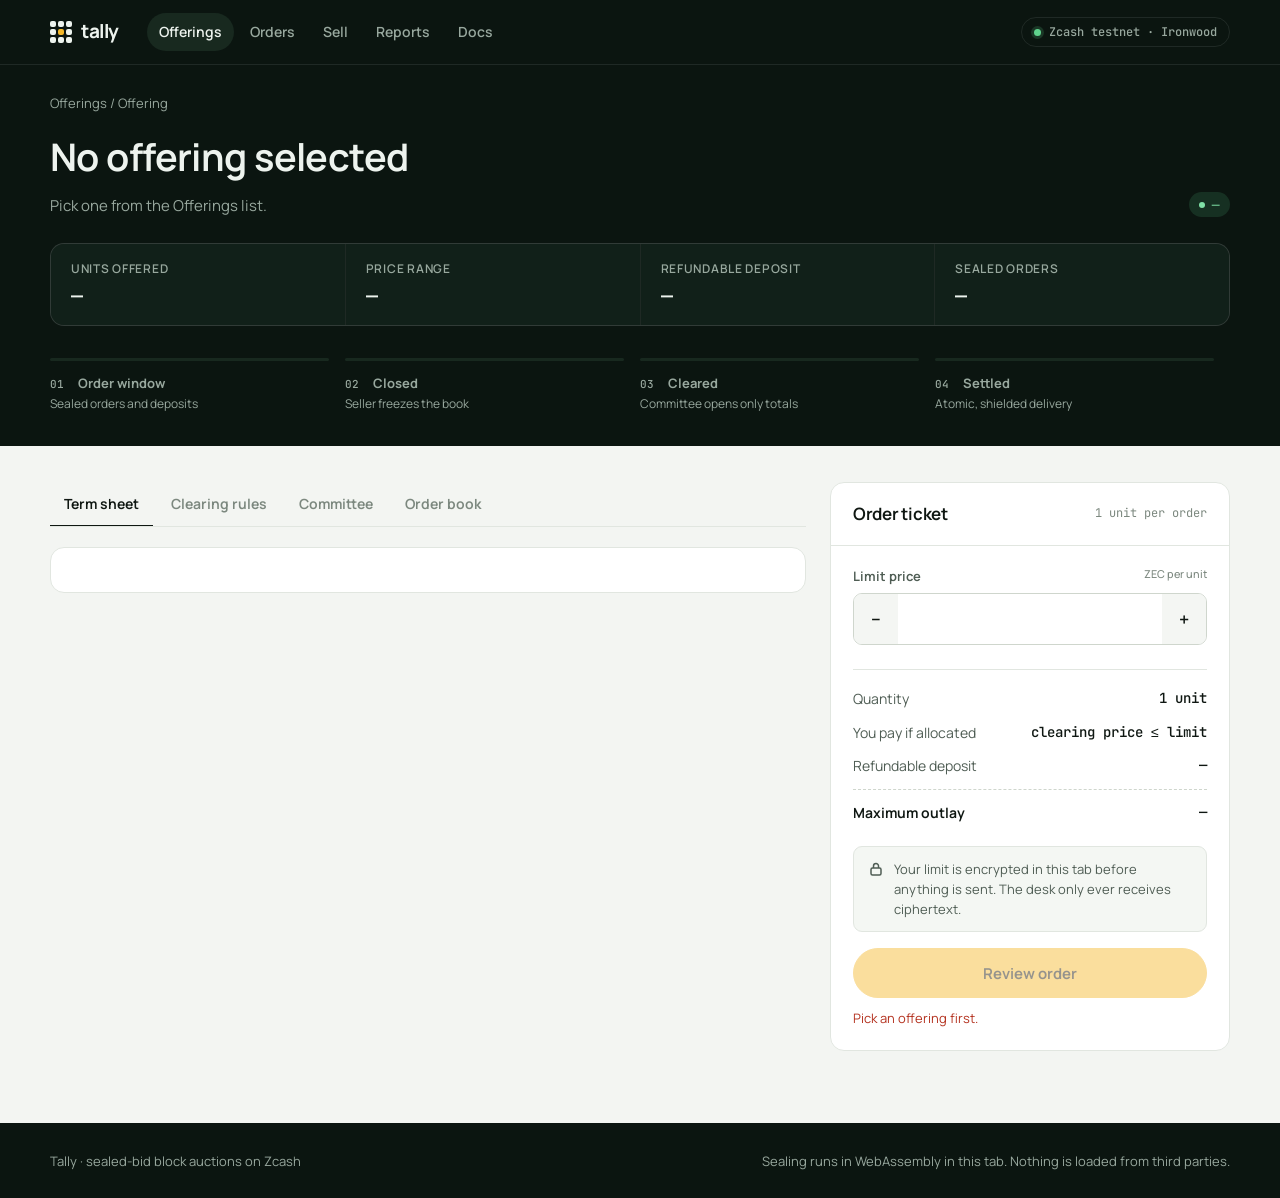
<file: web/bid.html>
<!doctype html>
<html lang="en">
<head>
  <meta charset="utf-8">
  <meta name="viewport" content="width=device-width, initial-scale=1">
  <meta http-equiv="Content-Security-Policy" content="default-src 'self'; script-src 'self' 'wasm-unsafe-eval'; style-src 'self'; img-src 'self' data:; connect-src 'self'; font-src 'self'; object-src 'none'; base-uri 'none'; form-action 'none'">
  <meta name="referrer" content="no-referrer">
  <title>Offering · Tally</title>
  <link rel="preload" href="fonts/manrope.woff2" as="font" type="font/woff2" crossorigin>
  <link rel="stylesheet" href="shared/style.css">
  <script src="shared/frame.js"></script>
  <script type="module" src="shared/bid.js"></script>
</head>
<body>
  <header class="top"><div class="wrap">
    <a class="logo" href="./"><span class="mark" aria-hidden="true"><i></i><i></i><i></i><i></i><i></i><i></i><i></i><i></i><i></i></span>tally</a>
    <nav aria-label="Main"><a href="./" aria-current="page">Offerings</a><a href="orders.html">Orders</a><a href="sell.html">Sell</a><a href="verify.html" id="report-nav">Reports</a><a href="https://github.com/Demiladepy/tally">Docs</a></nav>
    <span class="net">Zcash testnet · Ironwood</span>
  </div></header>

  <section class="head"><div class="wrap">
    <div class="crumbs"><a href="./">Offerings</a> / <span id="crumb">Offering</span></div>
    <div class="head-row">
      <div>
        <h1 id="title">Loading offering…</h1>
        <p class="sub" id="subtitle">Uniform-price sealed-bid block sale</p>
        <p class="countdown" id="countdown" aria-live="polite"></p>
      </div>
      <span class="pill" id="state">—</span>
    </div>
    <div class="kpis">
      <div><div class="k">Units offered</div><div class="v" id="k-units">—</div></div>
      <div><div class="k">Price range</div><div class="v" id="k-range">—</div></div>
      <div><div class="k">Refundable deposit</div><div class="v" id="k-dep">—</div></div>
      <div><div class="k">Sealed orders</div><div class="v" id="k-orders">—</div></div>
    </div>
    <ol class="phases" id="phases" aria-label="Sale progress">
      <li><b>Order window</b><span>Sealed orders and deposits</span></li>
      <li><b>Closed</b><span>Seller freezes the book</span></li>
      <li><b>Cleared</b><span>Committee opens only totals</span></li>
      <li><b>Settled</b><span>Atomic, shielded delivery</span></li>
    </ol>
  </div></section>

  <main class="wrap">
    <div class="desk">
      <div>
        <div class="tabs" role="tablist" aria-label="Offering details">
          <button role="tab" aria-selected="true" data-tab="terms">Term sheet</button>
          <button role="tab" aria-selected="false" data-tab="rules">Clearing rules</button>
          <button role="tab" aria-selected="false" data-tab="committee">Committee</button>
          <button role="tab" aria-selected="false" data-tab="book">Order book</button>
        </div>

        <section class="card card-pad" data-panel="terms">
          <dl class="terms" id="terms"></dl>
        </section>

        <section class="card card-pad prose" data-panel="rules" hidden>
          <p><b>One price for everyone.</b> Every order that clears pays the same clearing price: the highest price level at which demand still covers the units offered. Your limit is a ceiling, not what you pay.</p>
          <p><b>Your limit stays sealed.</b> The ticket turns your limit into an encrypted yes/no at each price level, with zero-knowledge proofs that it is well formed. No one, including the desk, can read it.</p>
          <p><b>Only aggregates are opened.</b> At close the committee opens only the few aggregate totals a binary search needs to find the clearing level. If there are more winners than units at that level, ties are broken by a public random seed.</p>
          <p><b>Deposits.</b> Each order needs a small refundable deposit in shielded ZEC. Allocated orders that don't settle forfeit it to a forfeit address, never to the seller. Everyone else is refunded.</p>
          <div class="ladder-mini" id="ladder-mini" aria-hidden="true"></div>
          <div class="ladder-cap"><span id="lad-lo"></span><span>every level stays sealed unless the search needs its total</span><span id="lad-hi"></span></div>
        </section>

        <section class="card card-pad" data-panel="committee" hidden>
          <p class="muted lead-note">This offering was co-signed by every member of the clearing committee. Your browser checks each signature before it will seal an order.</p>
          <div id="members"></div>
        </section>

        <section class="card" data-panel="book" hidden>
          <div class="table-wrap"><table>
            <thead><tr><th>#</th><th>Order ID</th><th>Entry hash</th><th>Contents</th></tr></thead>
            <tbody id="book"></tbody>
          </table></div>
        </section>
      </div>

      <aside class="card ticket" aria-labelledby="t-title">
        <div class="t-head"><h2 id="t-title">Order ticket</h2><span class="faint mono t-meta">1 unit per order</span></div>

        <!-- 1. enter -->
        <div class="t-body" id="t-enter">
          <label class="field">
            <span>Limit price <small>ZEC per unit</small></span>
            <div class="stepper">
              <button type="button" id="dec" aria-label="Lower limit">−</button>
              <select id="limit" aria-label="Limit price in ZEC"></select>
              <button type="button" id="inc" aria-label="Raise limit">+</button>
            </div>
            <div class="quick" id="quick"></div>
          </label>
          <div class="summary">
            <div><span>Quantity</span><b>1 unit</b></div>
            <div><span>You pay if allocated</span><b>clearing price ≤ limit</b></div>
            <div><span>Refundable deposit</span><b id="sum-dep">—</b></div>
            <div class="total"><span>Maximum outlay</span><b id="sum-max">—</b></div>
          </div>
          <div class="lock">
            <svg width="16" height="16" viewBox="0 0 16 16" aria-hidden="true"><rect x="3" y="7" width="10" height="7" rx="1.5" fill="none" stroke="currentColor" stroke-width="1.5"/><path d="M5.5 7V5a2.5 2.5 0 0 1 5 0v2" fill="none" stroke="currentColor" stroke-width="1.5"/></svg>
            <span>Your limit is encrypted in this tab before anything is sent. The desk only ever receives ciphertext.</span>
          </div>
          <button class="btn cta block" id="review-btn" type="button">Review order</button>
          <span class="status" id="enter-status" role="status" aria-live="polite"></span>
        </div>

        <!-- 2. review -->
        <div class="t-body review" id="t-review" hidden>
          <h3>Review sealed order</h3>
          <p class="muted small">Once sealed, the limit can't be changed or read back, not even by you.</p>
          <div class="summary">
            <div><span>Offering</span><b id="rv-off">—</b></div>
            <div><span>Side</span><b>Buy · 1 unit</b></div>
            <div><span>Limit price</span><b id="rv-limit">—</b></div>
            <div><span>Deposit</span><b id="rv-dep">—</b></div>
            <div><span>Settlement</span><b>Atomic, shielded ZEC</b></div>
          </div>
          <div class="row2">
            <button class="btn" id="back-btn" type="button">Edit</button>
            <button class="btn cta" id="seal-btn" type="button">Seal &amp; submit</button>
          </div>
          <span class="status" id="seal-status" role="status" aria-live="polite"></span>
        </div>

        <!-- 3. progress -->
        <div class="t-body" id="t-track" hidden>
          <ol class="track">
            <li class="done" id="tr1"><span class="dot">✓</span><h4>Order sealed &amp; on the book</h4><p id="tr1-text">Receipt signed by the desk and verified in your browser.</p>
              <div class="kv" id="receipt"></div></li>
            <li class="now" id="tr2"><span class="dot">2</span><h4>Fund the deposit</h4><p>Paste a fresh shielded address from your wallet for the refund, then pay the payment request.</p>
              <div class="inner" id="dep-form">
                <input id="refund" type="text" spellcheck="false" autocomplete="off" placeholder="Refund address · utest1… (Orchard-only, unused)">
                <div class="btn-row"><button class="btn sm cta" id="bond-btn" type="button">Create payment request</button></div>
                <span class="status" id="bond-status" role="status"></span>
              </div>
              <div class="inner" id="bond-out" hidden>
                <div class="scan">
                  <div class="qr" id="qr" role="img" aria-label="Payment request as a QR code"></div>
                  <p>Scan with Zodl or any shielded Zcash wallet. The amount, the escrow address and the memo that links the deposit to your sealed order are all inside the code.</p>
                </div>
                <div class="uri" id="uri"></div>
                <div class="btn-row"><a class="btn sm cta" id="open-wallet" href="#">Open in wallet</a><button class="btn sm" id="copy-uri" type="button">Copy request</button><button class="btn sm" id="bond-done" type="button">I've paid</button></div>
                <details class="manual">
                  <summary>Pay by hand instead</summary>
                  <p class="faint mt8">Send exactly the deposit to</p>
                  <div class="uri" id="escrow-addr"></div>
                  <div class="btn-row"><button class="btn sm" id="copy-addr" type="button">Copy address</button></div>
                  <p class="faint mt8">with this memo, exactly as written</p>
                  <div class="uri" id="memo-text"></div>
                  <div class="btn-row"><button class="btn sm" id="copy-memo" type="button">Copy memo</button></div>
                </details>
              </div></li>
            <li id="tr3"><span class="dot">3</span><h4>Save your order key</h4><p>The key proves the order is yours if it's allocated. It does not contain your limit.</p>
              <div class="inner" id="key-box" hidden>
                <div class="btn-row"><button class="btn sm cta" id="key-btn" type="button">Download order key</button><a class="btn sm" href="orders.html">Go to Orders</a></div>
              </div></li>
          </ol>
        </div>
      </aside>
    </div>
  </main>

  <footer class="foot"><div class="wrap"><span>Tally · sealed-bid block auctions on Zcash</span><span>Sealing runs in WebAssembly in this tab. Nothing is loaded from third parties.</span></div></footer>
</body>
</html>
</file>
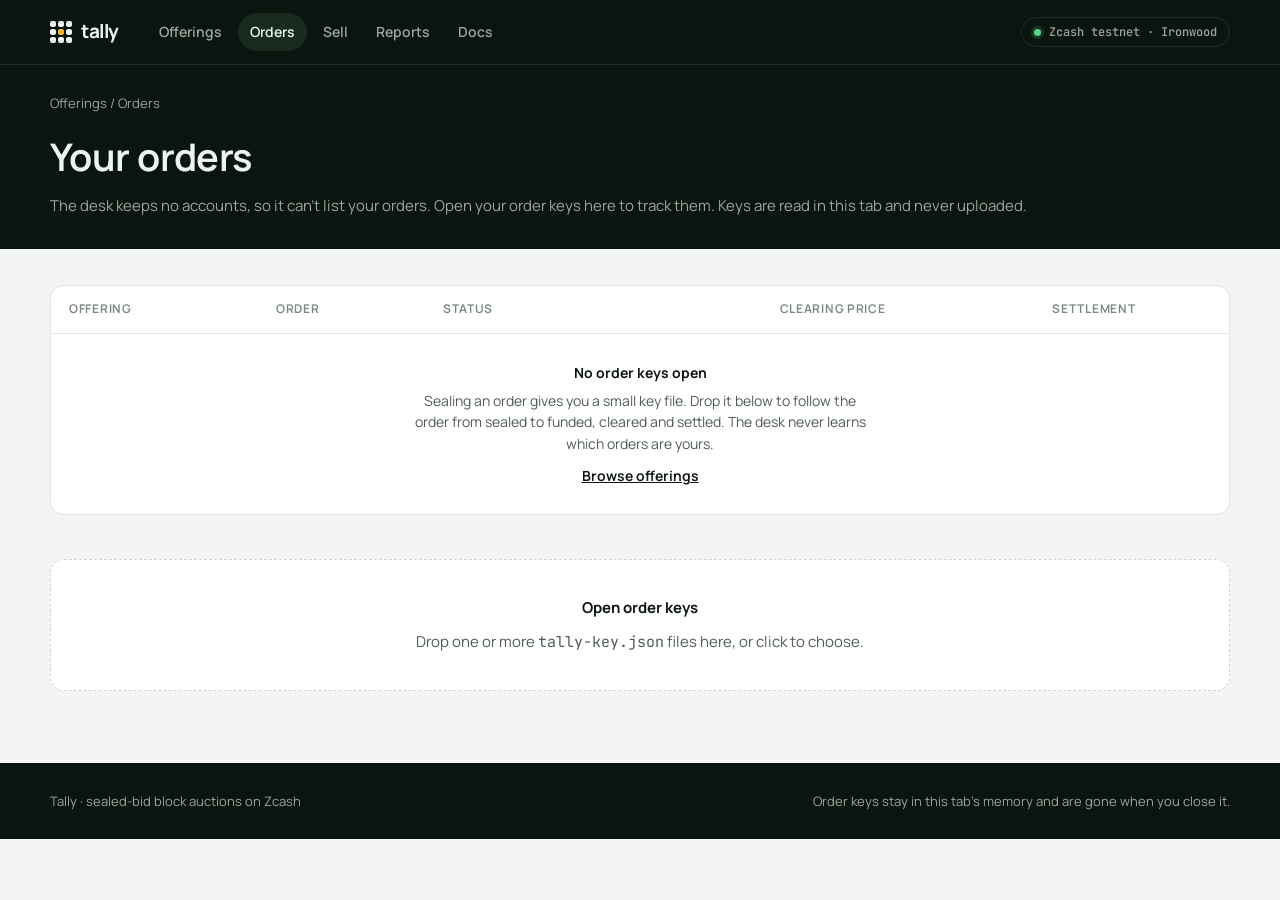
<file: web/orders.html>
<!doctype html>
<html lang="en">
<head>
  <meta charset="utf-8">
  <meta name="viewport" content="width=device-width, initial-scale=1">
  <meta http-equiv="Content-Security-Policy" content="default-src 'self'; script-src 'self' 'wasm-unsafe-eval'; style-src 'self'; img-src 'self' data:; connect-src 'self'; font-src 'self'; object-src 'none'; base-uri 'none'; form-action 'none'">
  <meta name="referrer" content="no-referrer">
  <title>Orders · Tally</title>
  <link rel="preload" href="fonts/manrope.woff2" as="font" type="font/woff2" crossorigin>
  <link rel="stylesheet" href="shared/style.css">
  <script src="shared/frame.js"></script>
  <script type="module" src="shared/orders.js"></script>
</head>
<body>
  <header class="top"><div class="wrap">
    <a class="logo" href="./"><span class="mark" aria-hidden="true"><i></i><i></i><i></i><i></i><i></i><i></i><i></i><i></i><i></i></span>tally</a>
    <nav aria-label="Main"><a href="./">Offerings</a><a href="orders.html" aria-current="page">Orders</a><a href="sell.html">Sell</a><a href="verify.html">Reports</a><a href="https://github.com/Demiladepy/tally">Docs</a></nav>
    <span class="net">Zcash testnet · Ironwood</span>
  </div></header>

  <section class="head"><div class="wrap">
    <div class="crumbs"><a href="./">Offerings</a> / Orders</div>
    <div class="head-row">
      <div>
        <h1>Your orders</h1>
        <p class="sub">The desk keeps no accounts, so it can't list your orders. Open your order keys here to track them. Keys are read in this tab and never uploaded.</p>
      </div>
    </div>
  </div></section>

  <main class="wrap">
    <section class="section">
      <div class="card table-wrap">
        <table>
          <thead><tr><th>Offering</th><th>Order</th><th>Status</th><th class="r col-hide">Clearing price</th><th class="r col-hide">Settlement</th><th></th></tr></thead>
          <tbody id="rows"><tr><td colspan="6" class="empty">Loading…</td></tr></tbody>
        </table>
      </div>
    </section>

    <section class="section">
      <label class="drop" id="drop">
        <b>Open order keys</b>
        <span>Drop one or more <code>tally-key.json</code> files here, or click to choose.</span>
        <input type="file" id="file" accept="application/json,.json" multiple>
      </label>
    </section>
  </main>

  <footer class="foot"><div class="wrap"><span>Tally · sealed-bid block auctions on Zcash</span><span>Order keys stay in this tab's memory and are gone when you close it.</span></div></footer>
</body>
</html>
</file>
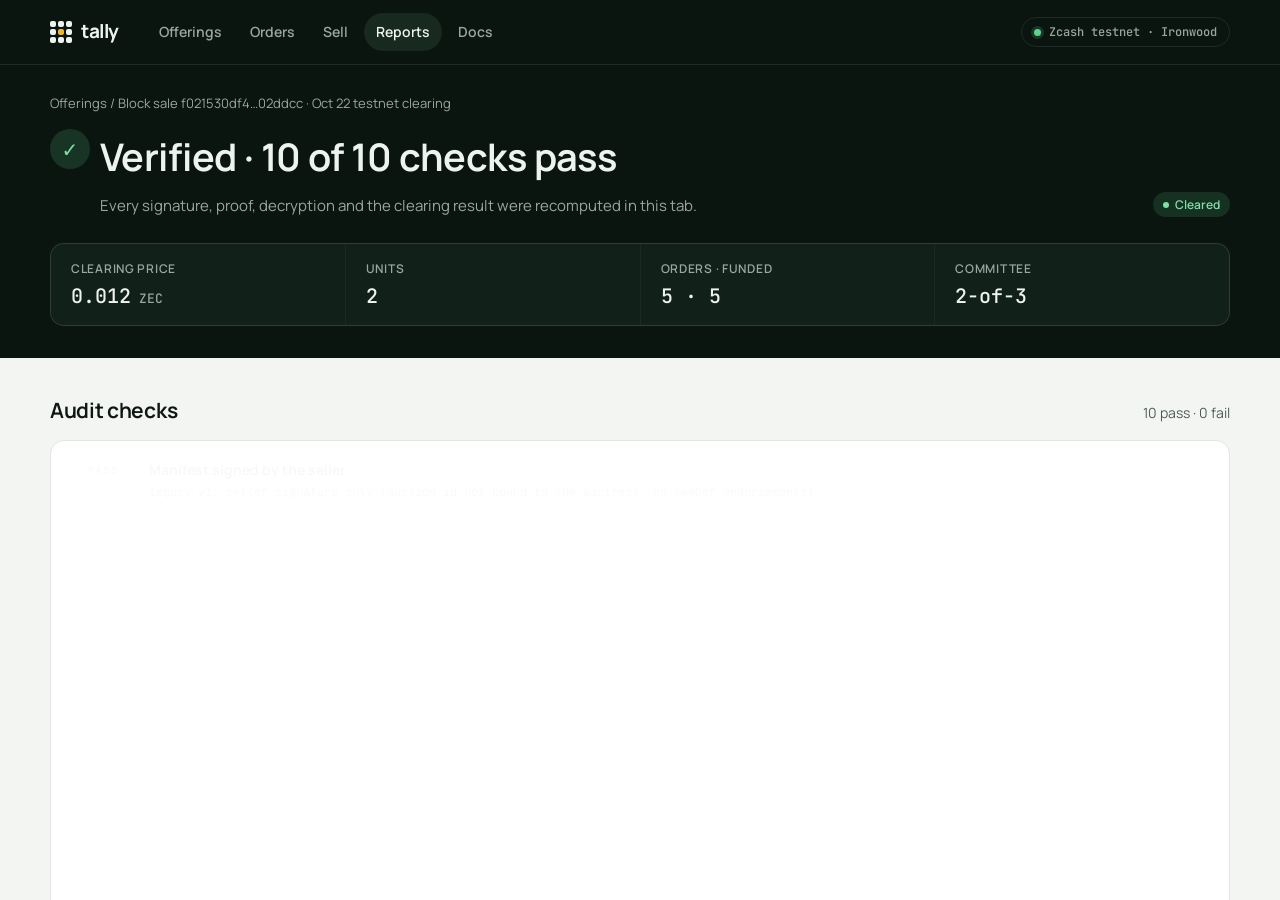
<file: web/verify.html>
<!doctype html>
<html lang="en">
<head>
  <meta charset="utf-8">
  <meta name="viewport" content="width=device-width, initial-scale=1">
  <meta http-equiv="Content-Security-Policy" content="default-src 'self'; script-src 'self' 'wasm-unsafe-eval'; style-src 'self'; img-src 'self' data:; connect-src 'self'; font-src 'self'; object-src 'none'; base-uri 'none'; form-action 'none'">
  <meta name="referrer" content="no-referrer">
  <title>Clearing report · Tally</title>
  <link rel="preload" href="fonts/manrope.woff2" as="font" type="font/woff2" crossorigin>
  <link rel="stylesheet" href="shared/style.css">
  <script src="shared/frame.js"></script>
  <script type="module" src="shared/verify.js"></script>
</head>
<body>
  <header class="top"><div class="wrap">
    <a class="logo" href="./"><span class="mark" aria-hidden="true"><i></i><i></i><i></i><i></i><i></i><i></i><i></i><i></i><i></i></span>tally</a>
    <nav aria-label="Main"><a href="./">Offerings</a><a href="orders.html">Orders</a><a href="sell.html">Sell</a><a href="verify.html" aria-current="page">Reports</a><a href="https://github.com/Demiladepy/tally">Docs</a></nav>
    <span class="net">Zcash testnet · Ironwood</span>
  </div></header>

  <section class="head"><div class="wrap">
    <div class="crumbs"><a href="./">Offerings</a> / <span id="case-label">Clearing report</span></div>
    <div class="head-row" id="verdict" aria-live="polite">
      <div class="verdict-mark" id="mark">
        <span class="seal" id="seal" aria-hidden="true">…</span>
        <div>
          <h1 id="verdict-text">Loading the verifier…</h1>
          <p class="sub" id="verdict-sub">Every check runs in your browser, in WebAssembly built from the same Rust the committee uses. The desk's word counts for nothing.</p>
        </div>
      </div>
      <span class="pill" id="outcome" hidden></span>
    </div>
    <div class="kpis" id="kpis" hidden>
      <div><div class="k">Clearing price</div><div class="v" id="price">—</div></div>
      <div><div class="k">Units</div><div class="v" id="supply">—</div></div>
      <div><div class="k">Orders · funded</div><div class="v" id="ballots">—</div></div>
      <div><div class="k">Committee</div><div class="v" id="committee">—</div></div>
    </div>
  </div></section>

  <main class="wrap">
    <section class="section" aria-labelledby="chk-h">
      <div class="sec-head"><h2 id="chk-h">Audit checks</h2><span class="muted" id="tally"></span></div>
      <div class="card"><ol class="checks" id="checks"><li class="empty">Running the checks…</li></ol></div>
    </section>

    <div class="two section">
      <section id="ladder-sec" hidden aria-labelledby="lad-h">
        <div class="sec-head"><h2 id="lad-h">Price discovery</h2><span class="muted" id="opened"></span></div>
        <div class="card card-pad">
          <div class="ladder" id="ladder" role="img" aria-label="Price ladder"></div>
          <div class="legend"><span><i class="sealed"></i>Sealed, never decrypted</span><span><i class="open"></i>Aggregate opened</span><span><i class="clear"></i>Clearing level</span></div>
        </div>
      </section>
      <section id="winners-sec" hidden aria-labelledby="win-h">
        <div class="sec-head"><h2 id="win-h">Allocations</h2><span class="muted">Anonymous order IDs</span></div>
        <div class="card table-wrap"><table>
          <thead><tr><th>Order ID</th><th>Settlement</th></tr></thead>
          <tbody id="winners"></tbody>
        </table></div>
      </section>
    </div>

    <section class="section" aria-labelledby="file-h">
      <div class="sec-head"><h2 id="file-h">Audit a saved record</h2><span class="muted">Checked in this tab · nothing is uploaded</span></div>
      <label class="drop" id="drop">
        <b>Drop an <code>auction-log.json</code></b>
        <span>It's read locally and checked in this tab. Or open the <a href="verify.html?sample=testnet-2026-10-22">Oct 22 testnet clearing</a>.</span>
        <input type="file" id="file" accept="application/json,.json">
      </label>
    </section>
  </main>

  <footer class="foot"><div class="wrap"><span>Tally · sealed-bid block auctions on Zcash</span><span>Root, orders, proofs, shares and settlements are all in the record. Nothing here depends on trusting the desk.</span></div></footer>
</body>
</html>
</file>
<file: web/shared/style.css>
/* Tally: institutional sealed-bid desk.
   Dark green-black chrome and hero; light, quiet working surfaces.
   Gold is the call-to-action colour only. Figures are always monospace. */

@font-face { font-family: "Manrope"; font-weight: 400 800; font-display: swap; src: url(../fonts/manrope.woff2) format("woff2"); }
@font-face { font-family: "JB Mono"; font-weight: 400 600; font-display: swap; src: url(../fonts/jbmono.woff2) format("woff2"); }

:root {
  --night: #0b1510;
  --night-2: #112019;
  --night-3: #18291f;
  --night-line: rgba(232, 244, 236, 0.09);
  --on-night: #edf3ee;
  --on-night-2: #98a89e;

  --paper: #f3f5f2;
  --card: #ffffff;
  --line: #e1e6e0;
  --line-2: #cfd6cd;
  --ink: #0f1712;
  --ink-2: #4f5d54;
  --ink-3: #7c887f;

  --cta: #f4b728;        /* call to action only */
  --cta-ink: #171204;
  --cta-hover: #ffc53d;
  --pos: #18794a;
  --pos-bg: #e5f4ea;
  --neg: #b4321f;
  --neg-bg: #fbe9e5;
  --wait: #8a6a00;
  --wait-bg: #fff4d4;

  --r: 14px;
  --r-sm: 9px;
  --sans: "Manrope", ui-sans-serif, system-ui, -apple-system, "Segoe UI", sans-serif;
  --mono: "JB Mono", ui-monospace, "SFMono-Regular", Menlo, Consolas, monospace;
}

* { box-sizing: border-box; }
html { -webkit-text-size-adjust: 100%; }
body { margin: 0; background: var(--paper); color: var(--ink); font: 15px/1.55 var(--sans); font-feature-settings: "ss01"; }
h1, h2, h3 { margin: 0; font-weight: 650; letter-spacing: -0.015em; text-wrap: balance; }
p { margin: 0; text-wrap: pretty; }
a { color: inherit; }
code, .mono, .num { font-family: var(--mono); font-variant-numeric: tabular-nums; }
.num { letter-spacing: -0.01em; }
[hidden] { display: none !important; }
:focus-visible { outline: 2px solid var(--cta); outline-offset: 2px; border-radius: 6px; }
.wrap { width: min(1180px, 100% - 32px); margin-inline: auto; }
.muted { color: var(--ink-2); }
.faint { color: var(--ink-3); }

/* ---------- top bar ---------- */
.top { background: var(--night); color: var(--on-night); border-bottom: 1px solid var(--night-line); position: sticky; top: 0; z-index: 10; }
.top .wrap { display: flex; align-items: center; gap: 28px; height: 64px; }
.logo { display: inline-flex; align-items: center; gap: 9px; font-weight: 750; font-size: 19px; letter-spacing: -0.02em; text-decoration: none; }
.logo .mark { width: 22px; height: 22px; display: grid; grid-template-columns: repeat(3, 1fr); gap: 2px; }
.logo .mark i { background: var(--on-night); border-radius: 2px; }
.logo .mark i:nth-child(5) { background: var(--cta); }
.top nav { display: flex; gap: 4px; min-width: 0; overflow-x: auto; scrollbar-width: none; }
.top nav::-webkit-scrollbar { display: none; }
.top nav a { white-space: nowrap; text-decoration: none; color: var(--on-night-2); font-weight: 600; font-size: 14px; padding: 8px 12px; border-radius: 999px; }
.top nav a:hover { color: var(--on-night); }
.top nav a[aria-current="page"] { color: var(--on-night); background: var(--night-3); }
.net { margin-left: auto; display: inline-flex; align-items: center; gap: 8px; font: 500 12px var(--mono); color: var(--on-night-2); border: 1px solid var(--night-line); padding: 6px 12px; border-radius: 999px; white-space: nowrap; }
.net::before { content: ""; width: 7px; height: 7px; border-radius: 50%; background: #5fd38d; box-shadow: 0 0 0 3px rgba(95, 211, 141, 0.18); }

/* ---------- buttons ---------- */
.btn { display: inline-flex; align-items: center; justify-content: center; gap: 8px; height: 44px; padding: 0 20px; border-radius: 999px; border: 1px solid var(--line-2); background: var(--card); color: var(--ink); font: 650 14px var(--sans); text-decoration: none; cursor: pointer; white-space: nowrap; transition: background .15s, border-color .15s, transform .1s; }
.btn:hover { border-color: var(--ink-3); }
.btn:active { transform: translateY(1px); }
.btn.cta { background: var(--cta); border-color: var(--cta); color: var(--cta-ink); }
.btn.cta:hover { background: var(--cta-hover); border-color: var(--cta-hover); }
.btn.block { width: 100%; height: 50px; font-size: 15px; }
.btn.sm { height: 34px; padding: 0 14px; font-size: 13px; }
.btn.ghost-dark { background: transparent; color: var(--on-night); border-color: rgba(237, 243, 238, 0.25); }
.btn.ghost-dark:hover { border-color: var(--on-night); }
.btn:disabled { opacity: .45; cursor: not-allowed; transform: none; }
.btn .arrow { width: 22px; height: 22px; border-radius: 50%; display: grid; place-items: center; background: rgba(0, 0, 0, .1); font-size: 12px; }

/* ---------- hero (home) ---------- */
.hero { position: relative; background: var(--night); color: var(--on-night); overflow: hidden; }
.cipher { position: absolute; inset: 0; font: 400 11px/14px var(--mono); color: #5fd38d; opacity: .1; white-space: pre-wrap; word-break: break-all; pointer-events: none; user-select: none;
  mask-image: radial-gradient(ellipse 70% 60% at 50% 45%, transparent 30%, #000 75%); -webkit-mask-image: radial-gradient(ellipse 70% 60% at 50% 45%, transparent 30%, #000 75%); }
.hero .wrap { position: relative; padding: 88px 0 40px; text-align: center; }
.eyebrow { display: inline-flex; align-items: center; gap: 10px; font-size: 13px; font-weight: 600; color: var(--on-night); background: var(--night-2); border: 1px solid var(--night-line); padding: 5px 14px 5px 5px; border-radius: 999px; }
.eyebrow b { font: 600 11px var(--mono); background: var(--night-3); color: var(--cta); padding: 3px 8px; border-radius: 999px; letter-spacing: .04em; }
.hero h1 { font-size: clamp(36px, 6vw, 64px); line-height: 1.04; margin: 22px auto 18px; max-width: 15ch; letter-spacing: -0.03em; }
.hero .lede { color: var(--on-night-2); font-size: 18px; max-width: 58ch; margin: 0 auto 30px; }
.hero .actions { display: flex; gap: 12px; justify-content: center; flex-wrap: wrap; }
.stats { display: grid; grid-template-columns: repeat(4, 1fr); gap: 14px; margin-top: 72px; text-align: left; }
.stat { background: rgba(24, 41, 31, .82); border: 1px solid var(--night-line); border-radius: var(--r); padding: 20px 22px; backdrop-filter: blur(2px); }
.stat .num { display: block; font-size: 28px; color: var(--on-night); }
.stat span:last-child { color: var(--on-night-2); font-size: 14px; }

/* ---------- page head (inner pages) ---------- */
.head { background: var(--night); color: var(--on-night); padding: 28px 0 32px; }
.crumbs { font-size: 13px; color: var(--on-night-2); margin-bottom: 14px; }
.crumbs a { color: var(--on-night-2); text-decoration: none; }
.crumbs a:hover { color: var(--on-night); }
.head-row { display: flex; align-items: flex-end; justify-content: space-between; gap: 20px; flex-wrap: wrap; }
.head h1 { font-size: clamp(26px, 3.4vw, 38px); }
.head .sub { color: var(--on-night-2); margin-top: 8px; }
.kpis { display: grid; grid-template-columns: repeat(4, 1fr); gap: 1px; background: var(--night-line); border: 1px solid var(--night-line); border-radius: var(--r); overflow: hidden; margin-top: 26px; }
.kpis > div { background: var(--night-2); padding: 16px 20px; }
.kpis .k { font-size: 12px; color: var(--on-night-2); font-weight: 600; text-transform: uppercase; letter-spacing: .06em; }
.kpis .v { font: 500 20px var(--mono); margin-top: 4px; color: var(--on-night); }
.kpis .v small { font-size: 13px; color: var(--on-night-2); }

/* ---------- status pills ---------- */
.pill { display: inline-flex; align-items: center; gap: 6px; font: 600 12px var(--sans); padding: 4px 10px; border-radius: 999px; background: #eef1ed; color: var(--ink-2); white-space: nowrap; }
.pill::before { content: ""; width: 6px; height: 6px; border-radius: 50%; background: currentColor; }
.pill.open { background: var(--pos-bg); color: var(--pos); }
.pill.wait { background: var(--wait-bg); color: var(--wait); }
.pill.bad { background: var(--neg-bg); color: var(--neg); }
.head .pill { background: rgba(95, 211, 141, .14); color: #7fe0a6; }
.head .pill.wait { background: rgba(244, 183, 40, .14); color: var(--cta); }
.head .pill.bad { background: rgba(255, 120, 100, .14); color: #ff9c8a; }

/* ---------- sections, cards ---------- */
main { padding: 36px 0 72px; }
.section + .section { margin-top: 44px; }
.sec-head { display: flex; align-items: baseline; justify-content: space-between; gap: 12px; margin-bottom: 14px; flex-wrap: wrap; }
.sec-head h2 { font-size: 21px; }
.sec-head .muted { font-size: 14px; }
.card { background: var(--card); border: 1px solid var(--line); border-radius: var(--r); }
.card-pad { padding: 22px 24px; }
.card h3 { font-size: 16px; }

/* ---------- tables ---------- */
.table-wrap { overflow-x: auto; }
table { width: 100%; border-collapse: collapse; font-size: 14px; }
th { text-align: left; font-size: 12px; font-weight: 650; color: var(--ink-3); text-transform: uppercase; letter-spacing: .06em; padding: 14px 18px; border-bottom: 1px solid var(--line); white-space: nowrap; }
td { padding: 16px 18px; border-bottom: 1px solid var(--line); vertical-align: middle; }
tr:last-child td { border-bottom: 0; }
tbody tr { transition: background .12s; }
tbody tr:hover { background: #f8faf7; }
td.r, th.r { text-align: right; }
.asset { display: flex; align-items: center; gap: 12px; }
.asset .glyph { width: 36px; height: 36px; border-radius: 10px; background: var(--night); color: var(--cta); display: grid; place-items: center; font: 600 12px var(--mono); flex: none; }
.asset b { display: block; font-weight: 650; }
.asset small { color: var(--ink-3); font: 12px var(--mono); }
.empty { padding: 28px; text-align: center; color: var(--ink-2); }

/* ---------- steps strip (home) ---------- */
.steps4 { display: grid; grid-template-columns: repeat(4, 1fr); gap: 14px; counter-reset: s; }
.steps4 .card { padding: 22px; }
.steps4 .n { font: 500 12px var(--mono); color: var(--ink-3); }
.steps4 h3 { margin: 10px 0 6px; }
.steps4 p { color: var(--ink-2); font-size: 14px; }
.trust { display: grid; grid-template-columns: repeat(3, 1fr); gap: 0; border: 1px solid var(--line); border-radius: var(--r); background: var(--card); overflow: hidden; }
.trust > div { padding: 22px 24px; border-right: 1px solid var(--line); }
.trust > div:last-child { border-right: 0; }
.trust b { display: block; margin-bottom: 4px; }
.trust p { color: var(--ink-2); font-size: 14px; }

/* ---------- offering page ---------- */
.desk { display: grid; grid-template-columns: minmax(0, 1fr) 400px; gap: 24px; align-items: start; }
.tabs { display: flex; gap: 4px; border-bottom: 1px solid var(--line); margin-bottom: 20px; overflow-x: auto; }
.tabs button { background: none; border: 0; padding: 12px 14px; font: 650 14px var(--sans); color: var(--ink-3); cursor: pointer; border-bottom: 2px solid transparent; margin-bottom: -1px; white-space: nowrap; }
.tabs button[aria-selected="true"] { color: var(--ink); border-bottom-color: var(--ink); }
dl.terms { margin: 0; display: grid; grid-template-columns: 220px 1fr; }
dl.terms dt, dl.terms dd { margin: 0; padding: 14px 0; border-bottom: 1px solid var(--line); }
dl.terms dt { color: var(--ink-2); font-size: 14px; }
dl.terms dd { font-size: 14px; word-break: break-all; }
dl.terms > :nth-last-child(-n+2) { border-bottom: 0; }
.member { display: flex; align-items: center; gap: 14px; padding: 14px 0; border-bottom: 1px solid var(--line); }
.member:last-child { border-bottom: 0; }
.member .av { width: 34px; height: 34px; border-radius: 50%; background: #e8ede7; display: grid; place-items: center; font-weight: 700; font-size: 13px; }
.member .who { flex: 1; min-width: 0; }
.member .who small { display: block; color: var(--ink-3); font: 12px var(--mono); overflow: hidden; text-overflow: ellipsis; }
.check { color: var(--pos); font-weight: 650; font-size: 13px; white-space: nowrap; }
.prose p + p { margin-top: 12px; }
.prose p { color: var(--ink-2); }
.prose b { color: var(--ink); }
.ladder-mini { display: grid; grid-template-columns: repeat(var(--n, 16), minmax(0, 1fr)); gap: 3px; margin-top: 16px; }
.ladder-mini i { height: 26px; border-radius: 4px; background: repeating-linear-gradient(135deg, #e3e8e2 0 4px, #f2f5f1 4px 8px); }
.ladder-cap { display: flex; justify-content: space-between; font: 12px var(--mono); color: var(--ink-3); margin-top: 6px; }

/* order ticket */
.ticket { position: sticky; top: 84px; }
.ticket .t-head { display: flex; align-items: center; justify-content: space-between; padding: 18px 22px; border-bottom: 1px solid var(--line); }
.ticket .t-head h2 { font-size: 17px; }
.ticket .t-body { padding: 20px 22px 22px; }
.seg { display: grid; grid-template-columns: 1fr 1fr; background: #eef1ed; border-radius: 999px; padding: 4px; margin-bottom: 18px; }
.seg span { text-align: center; padding: 7px; border-radius: 999px; font-weight: 650; font-size: 13px; color: var(--ink-3); }
.seg span.on { background: var(--card); color: var(--ink); box-shadow: 0 1px 2px rgba(0,0,0,.06); }
.field { display: block; margin-bottom: 16px; }
.field > span { display: flex; justify-content: space-between; font-size: 13px; font-weight: 650; color: var(--ink-2); margin-bottom: 7px; }
.field > span small { font-weight: 500; color: var(--ink-3); }
.stepper { display: grid; grid-template-columns: 44px 1fr 44px; border: 1px solid var(--line-2); border-radius: var(--r-sm); overflow: hidden; background: var(--card); }
.stepper:focus-within { border-color: var(--ink); }
.stepper button { border: 0; background: #f4f6f3; font: 600 18px var(--sans); cursor: pointer; color: var(--ink); }
.stepper button:hover { background: #e9ede8; }
.stepper select { border: 0; appearance: none; -webkit-appearance: none; text-align: center; text-align-last: center; font: 500 20px var(--mono); padding: 12px 0; background: transparent; color: var(--ink); cursor: pointer; }
.stepper select:focus { outline: none; }
.quick { display: flex; gap: 6px; margin-top: 8px; flex-wrap: wrap; }
.quick button { border: 1px solid var(--line); background: var(--card); border-radius: 999px; padding: 4px 10px; font: 600 12px var(--sans); color: var(--ink-2); cursor: pointer; }
.quick button:hover { border-color: var(--ink-3); color: var(--ink); }
input[type="text"] { width: 100%; height: 46px; border: 1px solid var(--line-2); border-radius: var(--r-sm); padding: 0 14px; font: 13px var(--mono); background: var(--card); color: var(--ink); }
input[type="text"]:focus { outline: none; border-color: var(--ink); }
input[aria-invalid="true"] { border-color: var(--neg); }
.summary { border-top: 1px solid var(--line); margin-top: 6px; padding-top: 12px; }
.summary div { display: flex; justify-content: space-between; gap: 12px; padding: 6px 0; font-size: 14px; color: var(--ink-2); }
.summary div b { color: var(--ink); font-family: var(--mono); font-weight: 500; text-align: right; }
.summary div.total { border-top: 1px dashed var(--line-2); margin-top: 6px; padding-top: 12px; color: var(--ink); font-weight: 650; }
.lock { display: flex; gap: 10px; align-items: flex-start; background: #f4f7f3; border: 1px solid var(--line); border-radius: var(--r-sm); padding: 12px 14px; font-size: 13px; color: var(--ink-2); margin: 16px 0; }
.lock svg { flex: none; margin-top: 2px; }
.status { display: block; font-size: 13px; margin-top: 10px; min-height: 1.2em; }
.status.ok { color: var(--pos); }
.status.err { color: var(--neg); }

/* review sheet */
.review h3 { font-size: 16px; margin-bottom: 4px; }
.review .summary { border-top: 0; margin-top: 10px; padding-top: 0; }
.review .row2 { display: grid; grid-template-columns: 1fr 1.6fr; gap: 10px; margin-top: 18px; }

/* progress after submit */
.track { list-style: none; margin: 0; padding: 0; }
.track > li { position: relative; padding: 0 0 22px 40px; }
.track > li::before { content: ""; position: absolute; left: 13px; top: 30px; bottom: 2px; width: 2px; background: var(--line); }
.track > li:last-child::before { display: none; }
.track .dot { position: absolute; left: 0; top: 0; width: 28px; height: 28px; border-radius: 50%; display: grid; place-items: center; font: 600 12px var(--mono); background: #eef1ed; color: var(--ink-3); border: 1px solid var(--line); }
.track li.done .dot { background: var(--pos); border-color: var(--pos); color: #fff; }
.track li.now .dot { background: var(--night); border-color: var(--night); color: var(--cta); }
.track h4 { margin: 3px 0 4px; font-size: 15px; }
.track p { font-size: 13px; color: var(--ink-2); }
.track .inner { margin-top: 12px; }
.kv { display: grid; grid-template-columns: auto 1fr; gap: 6px 14px; font-size: 13px; margin-top: 10px; }
.kv span:nth-child(odd) { color: var(--ink-3); }
.kv span:nth-child(even) { font-family: var(--mono); text-align: right; word-break: break-all; }
.countdown { margin-top: 10px; font: 500 13px var(--mono); color: var(--on-night-2); }
.countdown:empty { display: none; }
.scan { display: grid; grid-template-columns: 208px minmax(0, 1fr); gap: 16px; align-items: center; margin: 10px 0 4px; }
.scan p { font-size: 13px; color: var(--ink-2); line-height: 1.5; }
.qr { width: 208px; aspect-ratio: 1; border: 1px solid var(--line); border-radius: var(--r-sm); overflow: hidden; background: #fff; }
.qr svg { display: block; width: 100%; height: 100%; }
@media (max-width: 480px) { .scan { grid-template-columns: 1fr; justify-items: center; text-align: center; } .qr { width: 220px; } }
.uri { font: 12px/1.5 var(--mono); background: #f4f6f3; border: 1px solid var(--line); border-radius: var(--r-sm); padding: 10px 12px; word-break: break-all; margin: 8px 0; max-height: 92px; overflow: auto; }
.btn-row { display: flex; gap: 8px; flex-wrap: wrap; margin-top: 10px; }
details.manual { margin-top: 12px; font-size: 13px; }
details.manual summary { cursor: pointer; color: var(--ink-2); font-weight: 600; }

/* ---------- orders ---------- */
.drop { display: flex; flex-direction: column; align-items: center; gap: 10px; text-align: center; border: 1.5px dashed var(--line-2); border-radius: var(--r); padding: 36px 20px; background: var(--card); color: var(--ink-2); cursor: pointer; }
.drop.over { border-color: var(--ink); background: #fafcf9; }
.drop input { display: none; }
.drop b { color: var(--ink); }

/* ---------- clearing report ---------- */
.verdict-mark { display: inline-flex; align-items: center; gap: 10px; }
.verdict-mark .seal { width: 40px; height: 40px; border-radius: 50%; display: grid; place-items: center; background: rgba(95, 211, 141, .16); color: #7fe0a6; font-size: 20px; }
.verdict-mark.fail .seal { background: rgba(255, 120, 100, .16); color: #ff9c8a; }
.checks { list-style: none; margin: 0; padding: 0; }
.checks li { display: grid; grid-template-columns: 64px minmax(0, 1fr); gap: 14px; padding: 14px 20px; border-bottom: 1px solid var(--line); animation: rise .35s both; }
.checks li:last-child { border-bottom: 0; }
.checks li.empty { display: block; }
.checks .st { font: 600 11px var(--mono); padding: 4px 0; border-radius: 6px; text-align: center; align-self: start; letter-spacing: .05em; }
.checks .ok .st { background: var(--pos-bg); color: var(--pos); }
.checks .bad .st { background: var(--neg-bg); color: var(--neg); }
.checks .name { display: block; font-weight: 650; font-size: 14px; }
.checks .detail { display: block; font: 12px/1.5 var(--mono); color: var(--ink-2); margin-top: 2px; word-break: break-word; }
@keyframes rise { from { opacity: 0; transform: translateY(4px); } }
.ladder { display: grid; grid-template-columns: repeat(var(--levels, 16), minmax(0, 1fr)); gap: 4px; align-items: end; height: 150px; }
.rung { display: flex; flex-direction: column; justify-content: flex-end; height: 100%; gap: 6px; }
.rung .cell { flex: 1; border-radius: 6px; background: repeating-linear-gradient(135deg, #e3e8e2 0 4px, #f2f5f1 4px 8px); display: flex; align-items: flex-end; justify-content: center; padding-bottom: 6px; font: 600 13px var(--mono); }
.rung.opened .cell { background: var(--night); color: var(--on-night); }
.rung.cleared .cell { background: var(--cta); color: var(--cta-ink); }
.rung .p { font: 10px var(--mono); color: var(--ink-3); text-align: center; white-space: nowrap; overflow: visible; }
.legend { display: flex; gap: 18px; flex-wrap: wrap; font-size: 13px; color: var(--ink-2); margin-top: 14px; }
.legend i { display: inline-block; width: 12px; height: 12px; border-radius: 3px; margin-right: 6px; vertical-align: -1px; }
.legend .sealed { background: repeating-linear-gradient(135deg, #cfd6cd 0 3px, #f2f5f1 3px 6px); }
.legend .open { background: var(--night); }
.legend .clear { background: var(--cta); }
.two { display: grid; grid-template-columns: minmax(0, 1fr) minmax(0, 1fr); gap: 24px; }
.desk > *, .two > * { min-width: 0; }

/* ---------- footer ---------- */
.foot { background: var(--night); color: var(--on-night-2); font-size: 13px; padding: 28px 0; }
.foot .wrap { display: flex; justify-content: space-between; gap: 24px; flex-wrap: wrap; }
.foot a { color: var(--on-night); text-decoration: none; }

/* ---------- responsive ---------- */
@media (max-width: 980px) {
  .desk { grid-template-columns: minmax(0, 1fr); }
  .ticket { position: static; }
  .steps4 { grid-template-columns: 1fr 1fr; }
  .two { grid-template-columns: minmax(0, 1fr); }
}
@media (max-width: 720px) {
  .top .wrap { gap: 14px; }
  .top nav a { padding: 7px 9px; font-size: 13px; }
  .top nav a[href*="github"] { display: none; }
  .logo { font-size: 17px; }
  .net { display: none; }
  .stats, .kpis { grid-template-columns: 1fr 1fr; }
  .trust { grid-template-columns: 1fr; }
  .trust > div { border-right: 0; border-bottom: 1px solid var(--line); }
  .steps4 { grid-template-columns: 1fr; }
  dl.terms { grid-template-columns: 1fr; }
  dl.terms dt { padding-bottom: 0; border-bottom: 0; }
  .hero .wrap { padding-top: 56px; }
  .col-hide { display: none; }
  .table-wrap table { min-width: 560px; }
  .rung:not(:first-child):not(:last-child):not(.cleared) .p { visibility: hidden; }
  .ladder { gap: 2px; }
  .asset b { white-space: nowrap; }
  .hero .lede { font-size: 16px; }
}
@media (prefers-reduced-motion: reduce) { * { animation: none !important; transition: none !important; } }
.t-meta { font-size: 12px; }
.lead-note { margin-bottom: 6px; }
.mt8 { margin-top: 8px; }
.small { font-size: 13px; }

/* ---- seller console ---- */
.steps { list-style: none; margin: 0; padding: 0; display: grid; gap: 16px; }
.step-head { display: flex; gap: 14px; align-items: flex-start; margin-bottom: 18px; }
.step-head .dot { flex: none; width: 30px; height: 30px; border-radius: 50%; display: grid; place-items: center; background: var(--night); color: var(--cta); font: 600 13px var(--mono); }
.step-head h3 { font-size: 17px; margin-top: 4px; }
.grid2 { display: grid; grid-template-columns: repeat(2, minmax(0, 1fr)); gap: 0 16px; }
.grid2 .wide { grid-column: 1 / -1; }
.drops { display: grid; grid-template-columns: repeat(2, minmax(0, 1fr)); gap: 12px; }
.small-drop { padding: 18px 16px; font-size: 13px; color: var(--ink-2); }
.members-list { margin: 14px 0; }
.member-row { display: flex; justify-content: space-between; align-items: center; gap: 12px; padding: 10px 0; border-bottom: 1px solid var(--line); font-size: 14px; }
.member-row:last-child { border-bottom: 0; }
.pv-name { display: block; font-size: 18px; margin-bottom: 8px; overflow-wrap: anywhere; }
@media (max-width: 640px) { .grid2, .drops { grid-template-columns: 1fr; } }
.when { display: block; margin-top: 4px; font: 11px var(--mono); color: var(--ink-3); white-space: nowrap; }
.mt-lg { margin-top: 40px; }

/* ---- landing: proof, comparison, sellers ---- */
.proof { display: grid; grid-template-columns: repeat(3, minmax(0, 1fr)); gap: 14px; }
.proof-card { display: flex; flex-direction: column; gap: 8px; padding: 22px 24px; text-decoration: none; color: inherit; transition: border-color .15s, transform .15s; }
.proof-card:hover { border-color: var(--ink-3); transform: translateY(-2px); }
.proof-card .k { font: 600 11px var(--mono); letter-spacing: .06em; text-transform: uppercase; color: var(--ink-3); }
.proof-card b { font-size: 34px; letter-spacing: -.03em; font-variant-numeric: tabular-nums; }
.proof-card p { color: var(--ink-2); font-size: 14px; flex: 1; }
.proof-card .go { font-size: 13px; font-weight: 650; color: var(--ink); }
table.cmp td:first-child { font-weight: 600; color: var(--ink); white-space: nowrap; }
table.cmp td { color: var(--ink-2); }
table.cmp th.us, table.cmp td.us { background: #fbf7ea; color: var(--ink); font-weight: 650; }
table.cmp i { font-style: normal; font-weight: 650; }
table.cmp i::before { display: inline-block; width: 1.2em; }
table.cmp i.yes { color: var(--pos); } table.cmp i.yes::before { content: "✓"; }
table.cmp i.no { color: var(--neg); } table.cmp i.no::before { content: "✕"; }
table.cmp i.part { color: var(--wait); } table.cmp i.part::before { content: "◐"; }
.seller-band { display: flex; align-items: center; justify-content: space-between; gap: 28px; background: var(--night); color: var(--on-night); border-radius: var(--r); padding: 36px 40px; }
.seller-band .k { font: 600 11px var(--mono); letter-spacing: .08em; text-transform: uppercase; color: var(--cta); }
.seller-band h2 { font-size: 26px; margin: 8px 0 10px; letter-spacing: -.02em; }
.seller-band p { color: var(--on-night-2); max-width: 62ch; }
.seller-band .btn { flex: none; }
@media (max-width: 980px) { .proof { grid-template-columns: 1fr; } .seller-band { flex-direction: column; align-items: flex-start; padding: 28px; } }

/* ---- offering lifecycle ---- */
.phases { list-style: none; margin: 18px 0 0; padding: 0; display: grid; grid-template-columns: repeat(4, minmax(0, 1fr)); gap: 0; counter-reset: ph; }
.phases li { position: relative; padding: 14px 16px 0 0; counter-increment: ph; }
.phases li::before { content: ""; display: block; height: 3px; border-radius: 3px; background: var(--night-3); margin-bottom: 12px; }
.phases li.done::before { background: var(--pos); }
.phases li.now::before { background: linear-gradient(90deg, var(--cta) 40%, var(--night-3) 40%); }
.phases b { display: block; font-size: 13px; color: var(--on-night-2); }
.phases li.done b, .phases li.now b { color: var(--on-night); }
.phases b::before { content: counter(ph, decimal-leading-zero) "  "; font: 500 11px var(--mono); color: var(--on-night-2); white-space: pre; }
.phases li.now b::before { color: var(--cta); }
.phases span { display: block; font-size: 12px; color: var(--on-night-2); margin-top: 2px; }
@media (max-width: 980px) { .desk .ticket { order: -1; } }
@media (max-width: 720px) { .phases { grid-template-columns: 1fr 1fr; row-gap: 6px; } }
@media (max-width: 640px) {
  #offerings .table-wrap table { min-width: 0; }
  #offerings thead { display: none; }
  #offerings tbody tr { display: grid; grid-template-columns: minmax(0, 1fr) auto; align-items: center; gap: 12px; padding: 16px; border-bottom: 1px solid var(--line); }
  #offerings tbody tr:last-child { border-bottom: 0; }
  #offerings td { padding: 0; border: 0; }
  #offerings td:first-child, #offerings td.empty { grid-column: 1 / -1; }
  #offerings td:nth-child(2), #offerings td:nth-child(3), #offerings td:nth-child(4), #offerings td:nth-child(5) { display: none; }
  #offerings td.empty { display: block; }
  .when { white-space: normal; }
}
.verdict-mark { align-items: flex-start; }
@media (max-width: 640px) { .verdict-mark .seal { width: 34px; height: 34px; font-size: 16px; margin-top: 4px; } }
.verdict-mark .seal { flex: none; margin-top: 2px; }
td.empty b { display: block; color: var(--ink); margin-bottom: 6px; }
td.empty p { max-width: 52ch; margin: 0 auto 10px; font-size: 14px; }
td.empty a { font-weight: 650; color: var(--ink); }
.asset small { white-space: nowrap; }
</file>
